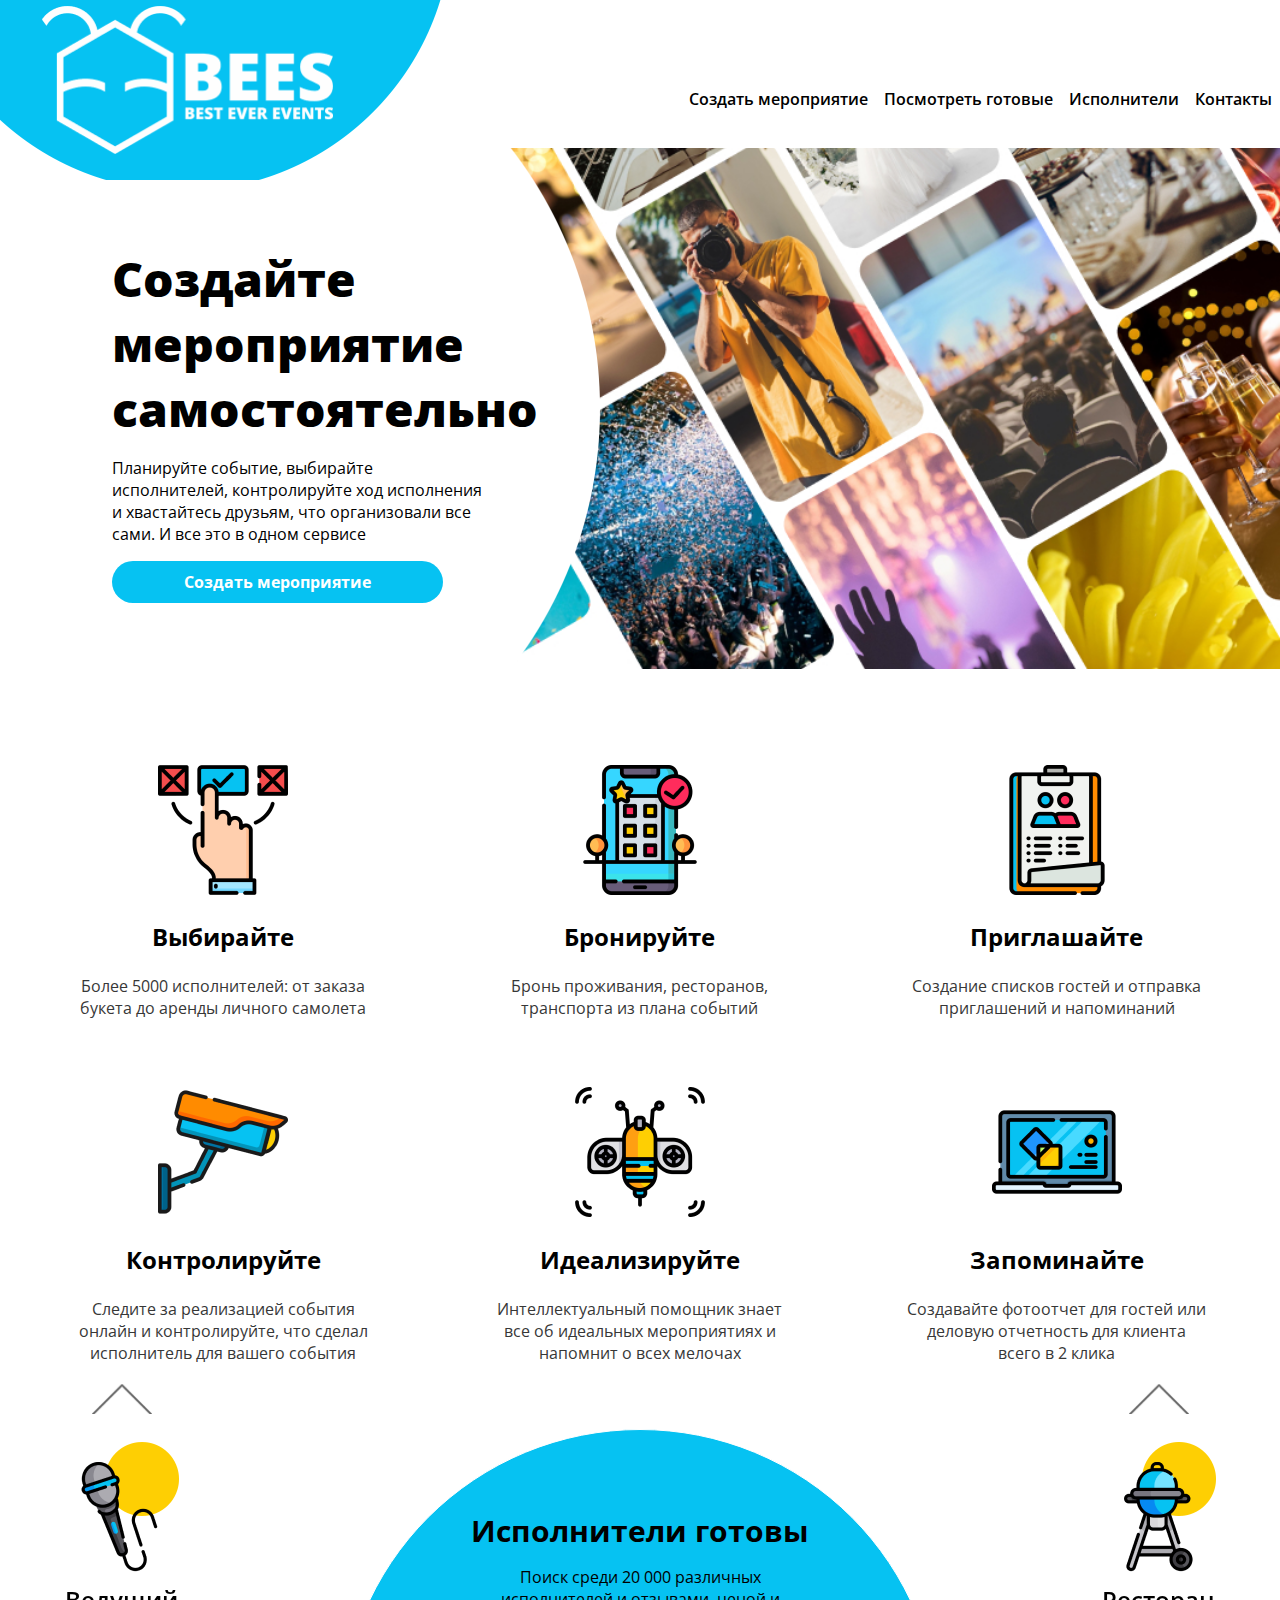
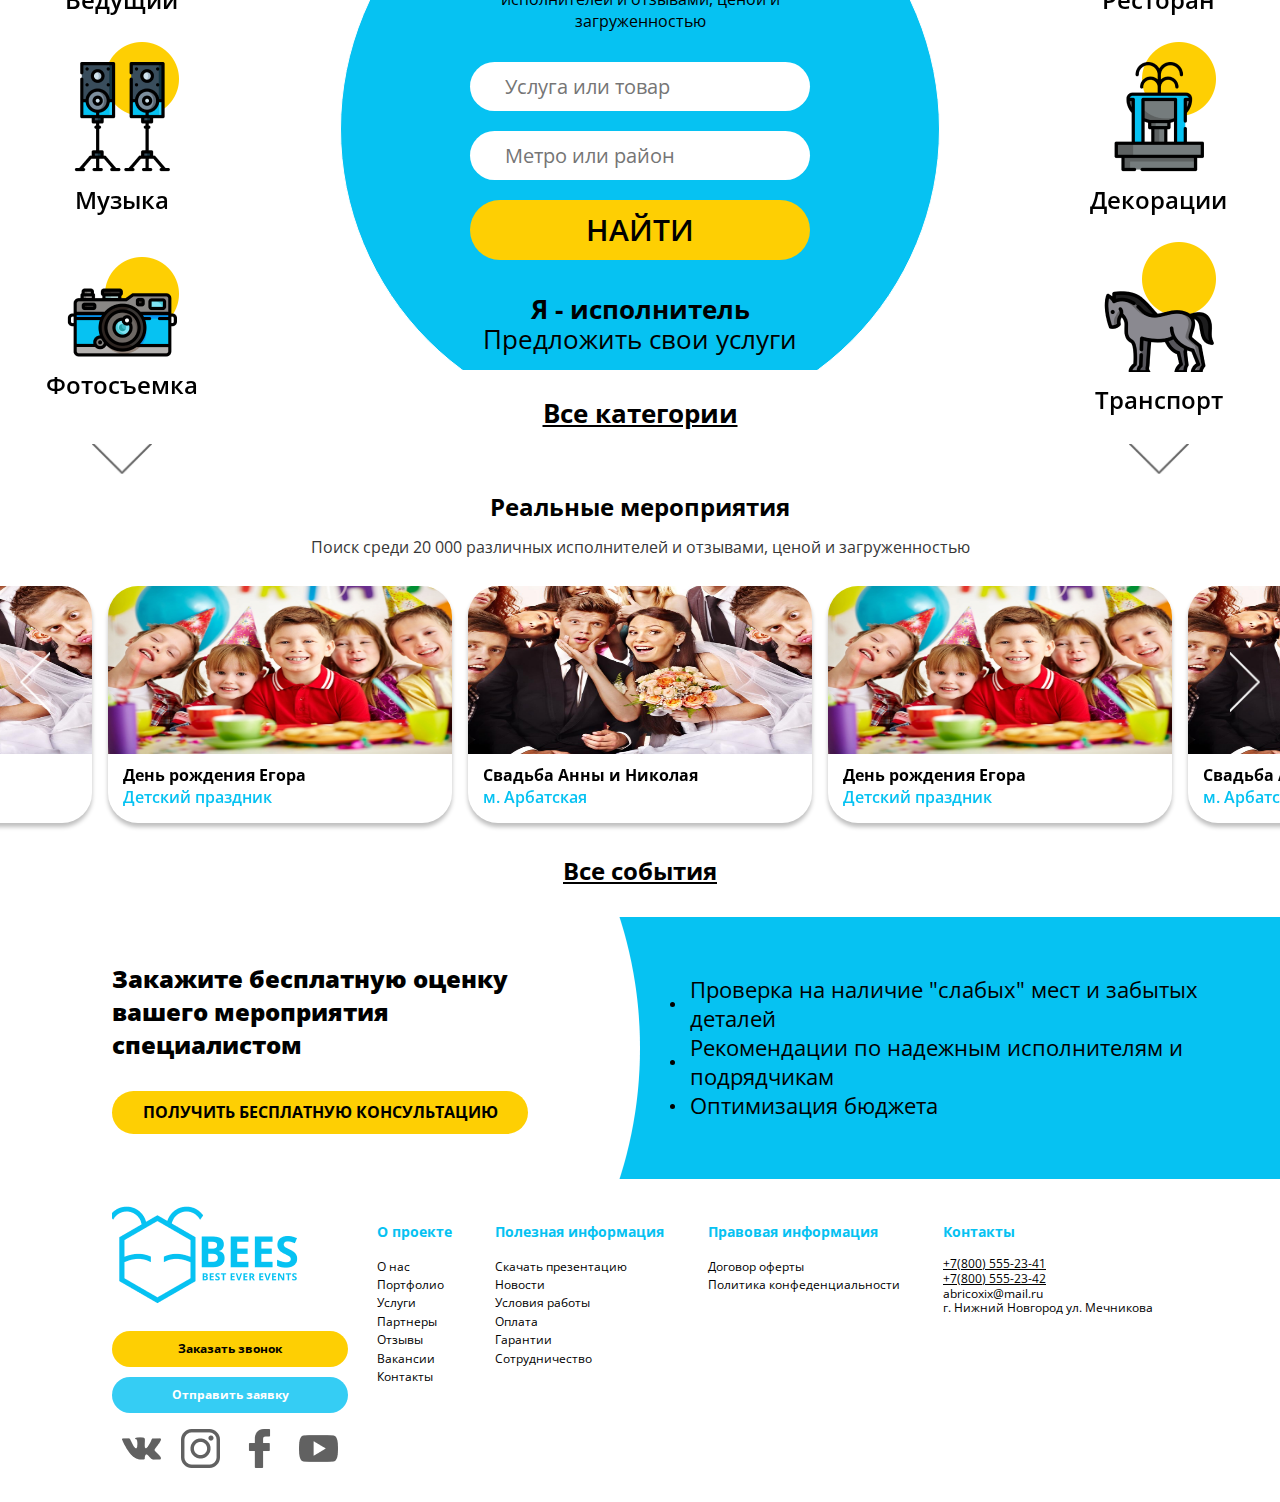
<file: index.html>
<!DOCTYPE html>
<html lang="en">
<head>
    <meta charset="UTF-8">
    <meta name="viewport" content="width=device-width, initial-scale=1, maximum-scale=1">
    <meta http-equiv="X-UA-Compatible" content="ie=edge">
    <title>BEES - Best ever events</title>
    <link rel="stylesheet" href="./css/slick.css">
    <link rel="stylesheet" href="./css/slick-theme.css">
    <link rel="stylesheet" href="./css/normalize.css">
    <link rel="stylesheet" href="./css/style.css">
    <link rel="stylesheet" href="./css/media.css">
</head>
<body>
    <header>
        <div class="wrapper">
            <div class="top-panel">
                <div class="logo">
                    <a href="/">
                        <img src="./img/logo.png" alt="BEES - best ever events">
                    </a>
                </div>
                <nav class="top-nav">
                    <ul>
                        <li><a href="./create-event.html">Создать мероприятие</a></li>
                        <li><a href="./events.html">Посмотреть готовые</a></li>
                        <li><a href="./performers.html">Исполнители</a></li>
                        <li><a href="./contacts.html">Контакты</a></li>
                    </ul>
                </nav>
                <div class="burger-menu">
                    <span></span>
                    <span></span>
                    <span></span>
                </div>
            </div>
        </div>
        <div class="wrapper">
        <div class="main">
                <div class="l-col_container">
                    <div class="main-title">Создайте мероприятие самостоятельно</div>
                    <span class="main-description">Планируйте событие, выбирайте исполнителей, контролируйте ход исполнения и хвастайтесь друзьям, что организовали все сами. И все это в одном сервисе</span>
                    <a href="#" class="main-btn">Создать мероприятие</a>
                </div>
            </div>
            <!--<div class="l-col">-->
            <!--</div>
            <div class="r-col">

            </div>-->
        </div>
    </header>
    <section class="info">
        <div class="wrapper">
            <div class="row">
                <div class="info-item">
                    <div class="info-item_img">
                        <img src="./img/info-1.png" alt="Выбирайте">
                    </div>
                    <span class="info-item_title">Выбирайте</span>
                    <span class="info-item_description">
                        Более 5000 исполнителей: от заказа букета до аренды личного самолета
                    </span>
                </div>
                <div class="info-item">
                    <div class="info-item_img">
                        <img src="./img/info-2.png" alt="Выбирайте">
                    </div>
                    <span class="info-item_title">Бронируйте</span>
                    <span class="info-item_description">
                        Бронь проживания, ресторанов, транспорта из плана событий
                    </span>
                </div>
                <div class="info-item">
                    <div class="info-item_img">
                        <img src="./img/info-3.png" alt="Выбирайте">
                    </div>
                    <span class="info-item_title">Приглашайте</span>
                    <span class="info-item_description">
                        Создание списков гостей и отправка приглашений и напоминаний
                    </span>
                </div>
                <div class="info-item">
                    <div class="info-item_img">
                        <img src="./img/info-4.png" alt="Выбирайте">
                    </div>
                    <span class="info-item_title">Контролируйте</span>
                    <span class="info-item_description">
                        Следите за реализацией события онлайн и контролируйте, что сделал исполнитель для вашего события
                    </span>
                </div>
                <div class="info-item">
                    <div class="info-item_img">
                        <img src="./img/info-5.png" alt="Выбирайте">
                    </div>
                    <span class="info-item_title">Идеализируйте</span>
                    <span class="info-item_description">
                        Интеллектуальный помощник знает все об идеальных мероприятиях и напомнит о всех мелочах
                    </span>
                </div>
                <div class="info-item">
                    <div class="info-item_img">
                        <img src="./img/info-6.png" alt="Выбирайте">
                    </div>
                    <span class="info-item_title">Запоминайте</span>
                    <span class="info-item_description">
                        Создавайте фотоотчет для гостей или деловую отчетность для клиента всего в 2 клика
                    </span>
                </div>
            </div>
        </div>
    </section>
    <section class="services">
        <div class="wrapper">
            <div class="row ind">
                <div class="l-col">
                    <ul class="l-col_slider">
                        <li>
                            <div class="l-col_slider-img">
                                <img src="./img/services-l-1.png" alt="Ведущий">
                            </div>
                            Ведущий
                        </li>
                        <li>
                            <div class="l-col_slider-img">
                                <img src="./img/services-l-2.png" alt="Ведущий">
                            </div>
                            Музыка
                        </li>
                        <li>
                            <div class="l-col_slider-img">
                                <img src="./img/services-l-3.png" alt="Ведущий">
                            </div>
                            Фотосъемка
                        </li>
                        <li>
                            <div class="l-col_slider-img">
                                <img src="./img/services-l-1.png" alt="Ведущий">
                            </div>
                            Ведущий
                        </li>
                        <li>
                            <div class="l-col_slider-img">
                                <img src="./img/services-l-2.png" alt="Ведущий">
                            </div>
                            Музыка
                        </li>
                        <li>
                            <div class="l-col_slider-img">
                                <img src="./img/services-l-3.png" alt="Ведущий">
                            </div>
                            Фотосъемка
                        </li>
                    </ul>
                </div>
                <div class="c-col">
                    <div class="services_circle">
                        <div class="services_circle-container">
                            <span class="services_circle-title">
                                Исполнители готовы
                            </span>
                            <span class="services_circle-description">
                                Поиск среди 20 000 различных исполнителей и отзывами, ценой и загруженностью
                            </span>
                            <form action="/" method="POST" class="services_circle-form">
                                <input type="text" name="services_name" id="services_name" placeholder="Услуга или товар">
                                <input type="text" name="services_geo" id="services_geo" placeholder="Метро или район">
                                <input type="submit" value="НАЙТИ">
                            </form>
                            <a href="#" class="services_circle-additionally">
                                <span class="services_circle-additionally-title">Я - исполнитель</span>
                                Предложить свои услуги
                            </a>
                        </div>
                        <div class="services_btn_c-col">
                            <a href="#" class="all-categories">Все категории</a>
                        </div>
                    </div>
                </div>
                <div class="r-col">
                    <ul class="r-col_slider">
                        <li>
                            <div class="r-col_slider-img">
                                <img src="./img/services-r-1.png" alt="Ведущий">
                            </div>
                            Ресторан
                        </li>
                        <li>
                            <div class="r-col_slider-img">
                                <img src="./img/services-r-2.png" alt="Ведущий">
                            </div>
                            Декорации
                        </li>
                        <li>
                            <div class="r-col_slider-img">
                                <img src="./img/services-r-3.png" alt="Ведущий">
                            </div>
                            Транспорт
                        </li>
                        <li>
                            <div class="r-col_slider-img">
                                <img src="./img/services-r-1.png" alt="Ведущий">
                            </div>
                            Ресторан
                        </li>
                        <li>
                            <div class="r-col_slider-img">
                                <img src="./img/services-r-2.png" alt="Ведущий">
                            </div>
                            Декорации
                        </li>
                        <li>
                            <div class="r-col_slider-img">
                                <img src="./img/services-r-3.png" alt="Ведущий">
                            </div>
                            Транспорт
                        </li>
                    </ul>
                </div>
            </div>
        </div>
    </section>
    <section class="events">
        <div class="wrapper">
            <span class="events-title">Реальные мероприятия</span>
            <span class="events-description">
                Поиск среди 20 000 различных исполнителей и отзывами, ценой и загруженностью
            </span>
            <ul class="events-slider">
                <li>
                    <div class="events-slider_container">
                        <div class="events-slider_img">
                            <img src="./img/events-1.jpg" alt="Свадьба Анны и Николая">
                        </div>
                        <span class="events-slider_title">Свадьба Анны и Николая</span>
                        <span class="events-slider_metro">м. Арбатская</span>
                    </div>
                </li>
                <li>
                    <div class="events-slider_container">
                        <div class="events-slider_img">
                            <img src="./img/events-2.jpg" alt="Свадьба Анны и Николая">
                        </div>
                        <span class="events-slider_title">День рождения Егора</span>
                        <span class="events-slider_metro">Детский праздник</span>
                    </div>
                </li>
                <li>
                    <div class="events-slider_container">
                        <div class="events-slider_img">
                            <img src="./img/events-1.jpg" alt="Свадьба Анны и Николая">
                        </div>
                        <span class="events-slider_title">Свадьба Анны и Николая</span>
                        <span class="events-slider_metro">м. Арбатская</span>
                    </div>
                </li>
                <li>
                    <div class="events-slider_container">
                        <div class="events-slider_img">
                            <img src="./img/events-2.jpg" alt="Свадьба Анны и Николая">
                        </div>
                        <span class="events-slider_title">День рождения Егора</span>
                        <span class="events-slider_metro">Детский праздник</span>
                    </div>
                </li>
                <li>
                    <div class="events-slider_container">
                        <div class="events-slider_img">
                            <img src="./img/events-1.jpg" alt="Свадьба Анны и Николая">
                        </div>
                        <span class="events-slider_title">Свадьба Анны и Николая</span>
                        <span class="events-slider_metro">м. Арбатская</span>
                    </div>
                </li>
                <li>
                    <div class="events-slider_container">
                        <div class="events-slider_img">
                            <img src="./img/events-2.jpg" alt="Свадьба Анны и Николая">
                        </div>
                        <span class="events-slider_title">День рождения Егора</span>
                        <span class="events-slider_metro">Детский праздник</span>
                    </div>
                </li>
            </ul>
            <a href="#" class="all-events">Все события</a>
        </div>
    </section>
    <div class="wrapper">
        <section class="consultation">
            <div class="row">
                <div class="l-col">
                    <div class="consultation_l-col_container">
                        <span class="consultation_title">Закажите бесплатную оценку вашего мероприятия специалистом</span>
                        <a href="#" class="consultation-btn">ПОЛУЧИТЬ БЕСПЛАТНУЮ КОНСУЛЬТАЦИЮ</a>
                    </div>
                </div>
                <div class="r-col">
                    <ul class="consultation-list">
                        <li>Проверка на наличие "слабых" мест и забытых деталей</li>
                        <li>Рекомендации по надежным исполнителям и подрядчикам</li>
                        <li>Оптимизация бюджета</li>
                    </ul>
                </div>
            </div>
        </section>
    </div>
    <footer>
        <div class="wrapper">
            <div class="row">
                <div class="footer_company-info">
                    <img src="./img/footer-logo.png" alt="BEES - best ever events">
                    <a href="#" class="footer_callback">Заказать звонок</a>
                    <a href="#" class="footer_formback">Отправить заявку</a>
                    <ul class="footer_social-list">
                        <li>
                            <a href="#">
                                <img src="./img/soc-vk.png">
                            </a>
                        </li>
                        <li>
                            <a href="#">
                                <img src="./img/soc-inst.png">
                            </a>
                        </li>
                        <li>
                            <a href="#">
                                <img src="./img/soc-fb.png">
                            </a>
                        </li>
                        <li>
                            <a href="#">
                                <img src="./img/soc-yt.png">
                            </a>
                        </li>
                    </ul>
                </div>
                <div class="footer_others-block">
                    <span class="footer_title">О проекте</span>
                    <ul class="footer_others-list">
                        <li><a href="#">О нас</a></li>
                        <li><a href="#">Портфолио</a></li>
                        <li><a href="#">Услуги</a></li>
                        <li><a href="#">Партнеры</a></li>
                        <li><a href="#">Отзывы</a></li>
                        <li><a href="#">Вакансии</a></li>
                        <li><a href="#">Контакты</a></li>
                    </ul>
                </div>
                <div class="footer_others-block">
                    <span class="footer_title">Полезная информация</span>
                    <ul class="footer_others-list">
                        <li><a href="#">Скачать презентацию</a></li>
                        <li><a href="#">Новости</a></li>
                        <li><a href="#">Условия работы</a></li>
                        <li><a href="#">Оплата</a></li>
                        <li><a href="#">Гарантии</a></li>
                        <li><a href="#">Сотрудничество</a></li>
                    </ul>
                </div>
                <div class="footer_others-block">
                    <span class="footer_title">Правовая информация</span>
                    <ul class="footer_others-list">
                        <li><a href="#">Договор оферты</a></li>
                        <li><a href="#">Политика конфеденциальности</a></li>
                    </ul>
                </div>
                <div class="footer_others-block">
                    <span class="footer_title">Контакты</span>
                    <ul class="footer_contacts-list">
                        <li><a href="#">+7(800) 555-23-41</a></li>
                        <li><a href="#">+7(800) 555-23-42</a></li>
                        <li class="footer_contacts-list_mail"><a href="#">abricoxix@mail.ru</a></li>
                        <li>г. Нижний Новгород ул. Мечникова</li>
                    </ul>
                </div>
            </div>
        </div>
    </footer>
    <script src="./js/jquery-1.11.3.js"></script>
    <script src="./js/slick.min.js"></script>
    <script src="./js/main.js"></script>
</body>
</html>
</file>
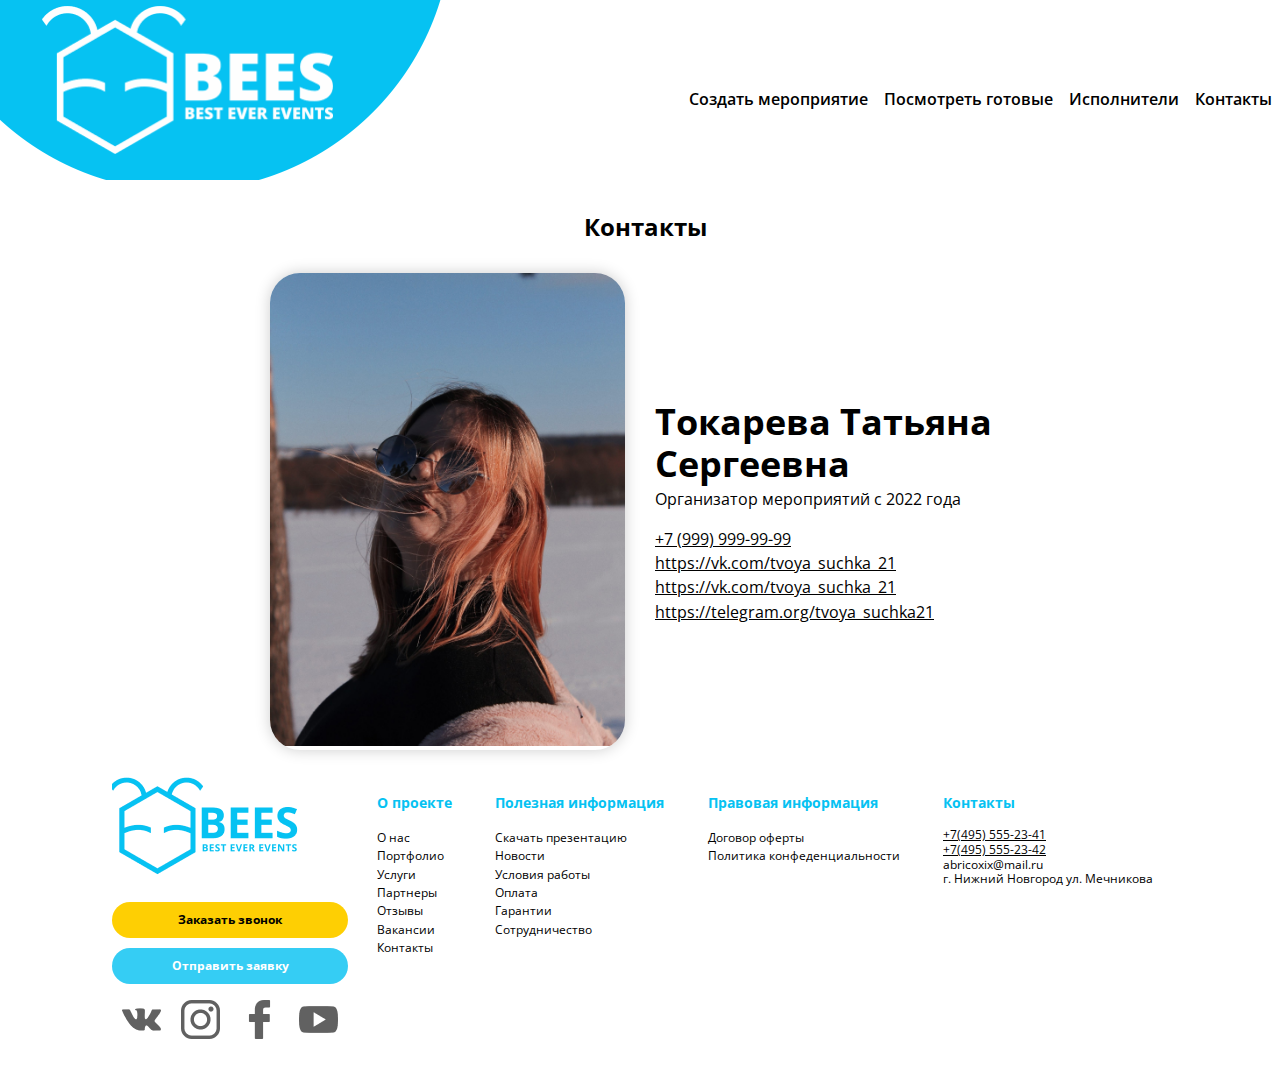
<file: contacts.html>
<!DOCTYPE html>
<html lang="ru">
<head>
    <meta charset="UTF-8">
    <meta name="viewport" content="width=device-width, initial-scale=1, maximum-scale=1">
    <meta http-equiv="X-UA-Compatible" content="ie=edge">
    <title>BEES - Best ever events</title>
    <link rel="stylesheet" href="./css/slick.css">
    <link rel="stylesheet" href="./css/slick-theme.css">
    <link rel="stylesheet" href="./css/normalize.css">
    <link rel="stylesheet" href="./css/style.css">
    <link rel="stylesheet" href="./css/media.css">
</head>
<body>
    <header>
        <div class="wrapper">
            <div class="top-panel">
                <div class="logo">
                    <a href="/">
                        <img src="./img/logo.png" alt="BEES - best ever events">
                    </a>
                </div>
                <nav class="top-nav">
                    <ul>
                        <li><a href="./create-event.html">Создать мероприятие</a></li>
                        <li><a href="./events.html">Посмотреть готовые</a></li>
                        <li><a href="./performers.html">Исполнители</a></li>
                        <li><a href="./contacts.html">Контакты</a></li>
                    </ul>
                </nav>
                <div class="burger-menu">
                    <span></span>
                    <span></span>
                    <span></span>
                </div>
            </div>
        </div>
    </header>
    <section class="info contacts">
        <div class="wrapper">
            <div class="events-page_h1">Контакты</div>
            <div class="row">
                <div class="contacts_l-col">
                    <div class="contacts_l-img">
                        <img src="./img/avatar.jpg">
                    </div>
                </div>
                <div class="contacts_r-col">
                    <ul>
                        <li class="contacts_name">Токарева Татьяна Сергеевна</li>
                        <li class="contacts_dol">Организатор мероприятий с 2022 года</li>
                        <li><a href="tel:+79999999999">+7 (999) 999-99-99</a></li>
                        <li><a href="https://vk.com/tvoya_suchka_21" target="_blank">https://vk.com/tvoya_suchka_21</a></li>
                        <li><a href="https://vk.com/tvoya_suchka_21" target="_blank">https://vk.com/tvoya_suchka_21</a></li>
                        <li><a href="https://telegram.org/tvoya_suchka21" target="_blank">https://telegram.org/tvoya_suchka21</a></li>
                    </ul>
                </div>
            </div>
        </div>
    </section>
    <footer>
        <div class="wrapper">
            <div class="row">
                <div class="footer_company-info">
                    <img src="./img/footer-logo.png" alt="BEES - best ever events">
                    <a href="#" class="footer_callback">Заказать звонок</a>
                    <a href="#" class="footer_formback">Отправить заявку</a>
                    <ul class="footer_social-list">
                        <li>
                            <a href="#">
                                <img src="./img/soc-vk.png">
                            </a>
                        </li>
                        <li>
                            <a href="#">
                                <img src="./img/soc-inst.png">
                            </a>
                        </li>
                        <li>
                            <a href="#">
                                <img src="./img/soc-fb.png">
                            </a>
                        </li>
                        <li>
                            <a href="#">
                                <img src="./img/soc-yt.png">
                            </a>
                        </li>
                    </ul>
                </div>
                <div class="footer_others-block">
                    <span class="footer_title">О проекте</span>
                    <ul class="footer_others-list">
                        <li><a href="#">О нас</a></li>
                        <li><a href="#">Портфолио</a></li>
                        <li><a href="#">Услуги</a></li>
                        <li><a href="#">Партнеры</a></li>
                        <li><a href="#">Отзывы</a></li>
                        <li><a href="#">Вакансии</a></li>
                        <li><a href="#">Контакты</a></li>
                    </ul>
                </div>
                <div class="footer_others-block">
                    <span class="footer_title">Полезная информация</span>
                    <ul class="footer_others-list">
                        <li><a href="#">Скачать презентацию</a></li>
                        <li><a href="#">Новости</a></li>
                        <li><a href="#">Условия работы</a></li>
                        <li><a href="#">Оплата</a></li>
                        <li><a href="#">Гарантии</a></li>
                        <li><a href="#">Сотрудничество</a></li>
                    </ul>
                </div>
                <div class="footer_others-block">
                    <span class="footer_title">Правовая информация</span>
                    <ul class="footer_others-list">
                        <li><a href="#">Договор оферты</a></li>
                        <li><a href="#">Политика конфеденциальности</a></li>
                    </ul>
                </div>
                <div class="footer_others-block">
                    <span class="footer_title">Контакты</span>
                    <ul class="footer_contacts-list">
                        <li><a href="#">+7(495) 555-23-41</a></li>
                        <li><a href="#">+7(495) 555-23-42</a></li>
                        <li class="footer_contacts-list_mail"><a href="#">abricoxix@mail.ru</a></li>
                        <li>г. Нижний Новгород ул. Мечникова</li>
                    </ul>
                </div>
            </div>
        </div>
    </footer>
    <script src="./js/jquery-1.11.3.js"></script>
    <script src="./js/slick.min.js"></script>
    <script src="./js/main.js"></script>
</body>
</html>
</file>
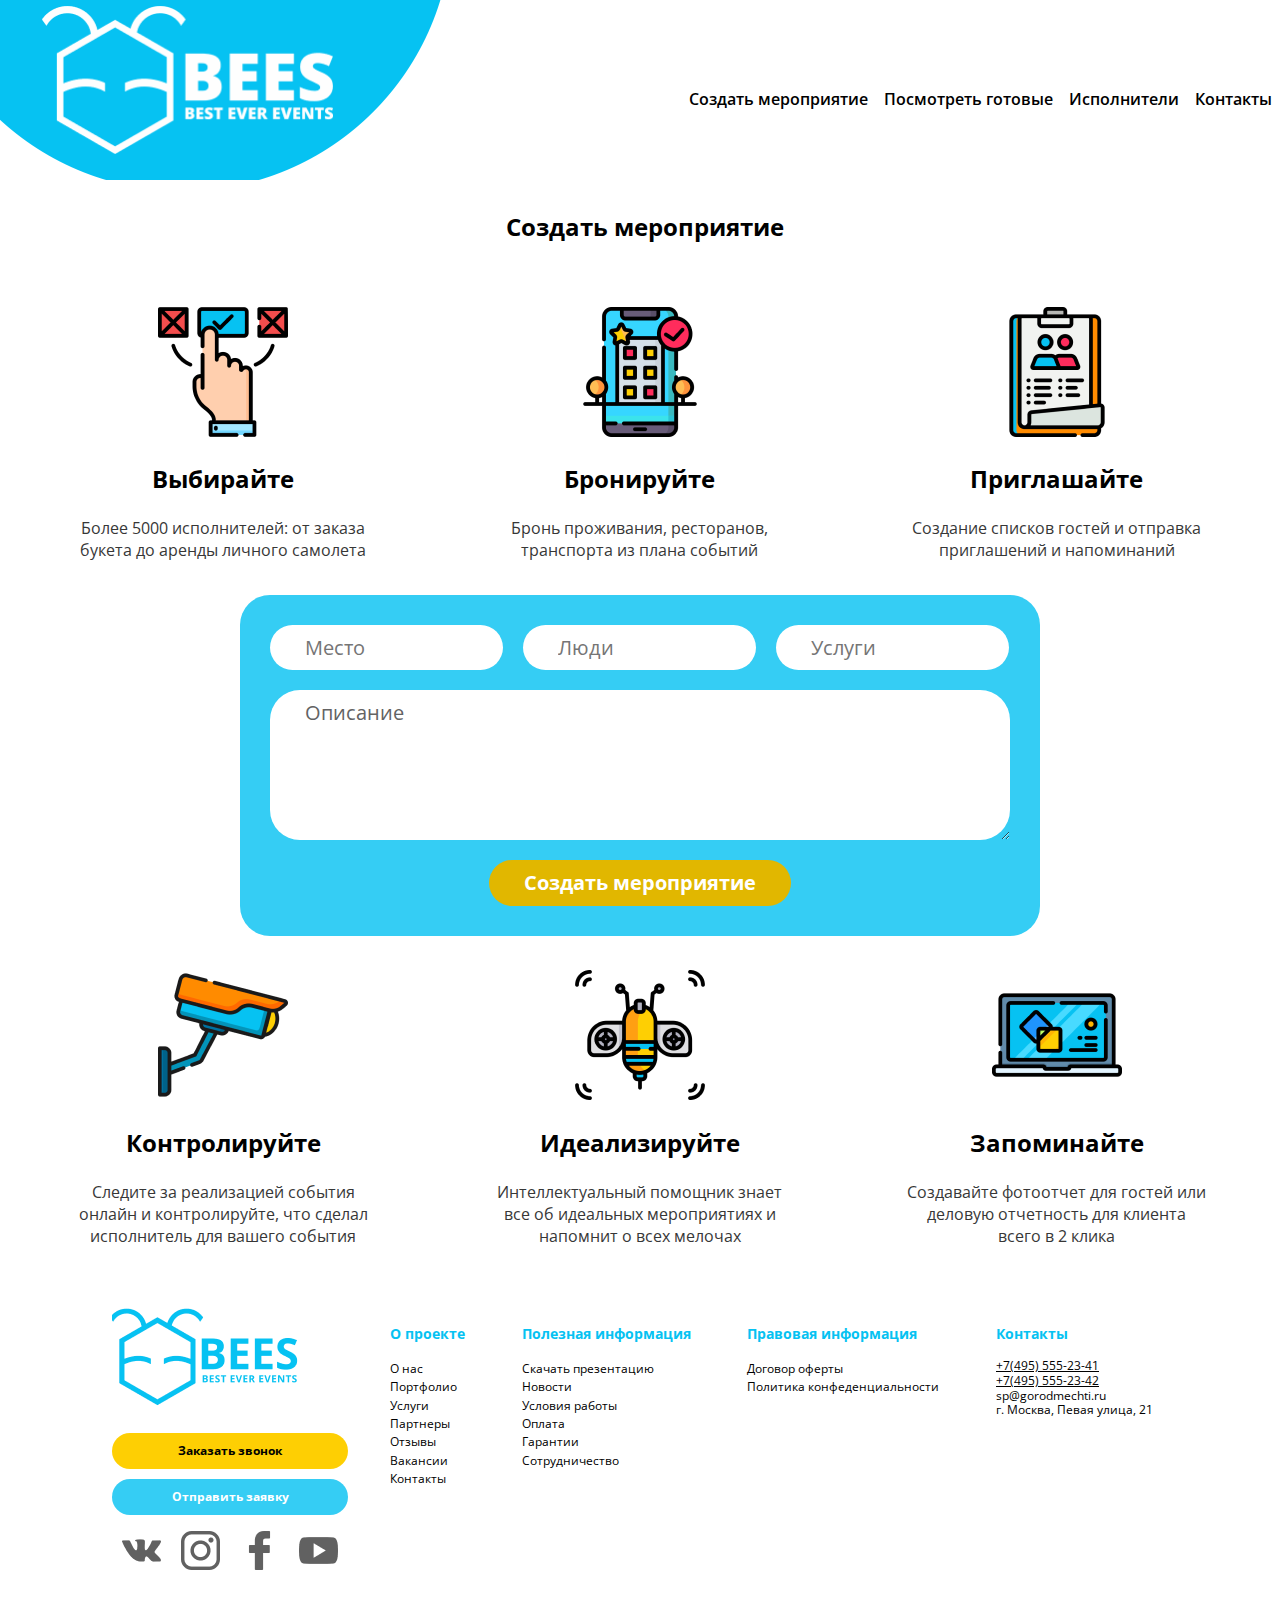
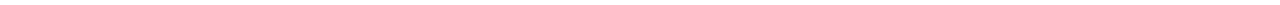
<file: create-event.html>
<!DOCTYPE html>
<html lang="en">
<head>
    <meta charset="UTF-8">
    <meta name="viewport" content="width=device-width, initial-scale=1, maximum-scale=1">
    <meta http-equiv="X-UA-Compatible" content="ie=edge">
    <title>BEES - Best ever events</title>
    <link rel="stylesheet" href="./css/slick.css">
    <link rel="stylesheet" href="./css/slick-theme.css">
    <link rel="stylesheet" href="./css/normalize.css">
    <link rel="stylesheet" href="./css/style.css">
    <link rel="stylesheet" href="./css/media.css">
</head>
<body>
    <header>
        <div class="wrapper">
            <div class="top-panel">
                <div class="logo">
                    <a href="/">
                        <img src="./img/logo.png" alt="BEES - best ever events">
                    </a>
                </div>
                <nav class="top-nav">
                    <ul>
                        <li><a href="./create-event.html">Создать мероприятие</a></li>
                        <li><a href="./events.html">Посмотреть готовые</a></li>
                        <li><a href="./performers.html">Исполнители</a></li>
                        <li><a href="./contacts.html">Контакты</a></li>
                    </ul>
                </nav>
                <div class="burger-menu">
                    <span></span>
                    <span></span>
                    <span></span>
                </div>
            </div>
        </div>
    </header>
    <section class="info">
        <div class="wrapper">
            <div class="events-page_h1">Создать мероприятие</div>
            <div class="row">
                <div class="info-item">
                    <div class="info-item_img">
                        <img src="./img/info-1.png" alt="Выбирайте">
                    </div>
                    <span class="info-item_title">Выбирайте</span>
                    <span class="info-item_description">
                        Более 5000 исполнителей: от заказа букета до аренды личного самолета
                    </span>
                </div>
                <div class="info-item">
                    <div class="info-item_img">
                        <img src="./img/info-2.png" alt="Выбирайте">
                    </div>
                    <span class="info-item_title">Бронируйте</span>
                    <span class="info-item_description">
                        Бронь проживания, ресторанов, транспорта из плана событий
                    </span>
                </div>
                <div class="info-item">
                    <div class="info-item_img">
                        <img src="./img/info-3.png" alt="Выбирайте">
                    </div>
                    <span class="info-item_title">Приглашайте</span>
                    <span class="info-item_description">
                        Создание списков гостей и отправка приглашений и напоминаний
                    </span>
                </div>
            </div>
            <div class="contacts-row">
                <div class="contacts-block">
                    <div class="contacts_inputs">
                        <input type="text" name="ce_location" placeholder="Место">
                        <input type="text" name="ce_humans" placeholder="Люди">
                        <input type="text" name="ce_services" placeholder="Услуги">
                    </div>
                    <textarea name="event_text">Описание</textarea>
                    <div class="ce_btn">
                        <input type="submit" value="Создать мероприятие">
                    </div>
                </div>
            </div>
            <div class="row">
                <div class="info-item">
                    <div class="info-item_img">
                        <img src="./img/info-4.png" alt="Выбирайте">
                    </div>
                    <span class="info-item_title">Контролируйте</span>
                    <span class="info-item_description">
                        Следите за реализацией события онлайн и контролируйте, что сделал исполнитель для вашего события
                    </span>
                </div>
                <div class="info-item">
                    <div class="info-item_img">
                        <img src="./img/info-5.png" alt="Выбирайте">
                    </div>
                    <span class="info-item_title">Идеализируйте</span>
                    <span class="info-item_description">
                        Интеллектуальный помощник знает все об идеальных мероприятиях и напомнит о всех мелочах
                    </span>
                </div>
                <div class="info-item">
                    <div class="info-item_img">
                        <img src="./img/info-6.png" alt="Выбирайте">
                    </div>
                    <span class="info-item_title">Запоминайте</span>
                    <span class="info-item_description">
                        Создавайте фотоотчет для гостей или деловую отчетность для клиента всего в 2 клика
                    </span>
                </div>
            </div>
        </div>
    </section>

    <footer>
        <div class="wrapper">
            <div class="row">
                <div class="footer_company-info">
                    <img src="./img/footer-logo.png" alt="BEES - best ever events">
                    <a href="#" class="footer_callback">Заказать звонок</a>
                    <a href="#" class="footer_formback">Отправить заявку</a>
                    <ul class="footer_social-list">
                        <li>
                            <a href="#">
                                <img src="./img/soc-vk.png">
                            </a>
                        </li>
                        <li>
                            <a href="#">
                                <img src="./img/soc-inst.png">
                            </a>
                        </li>
                        <li>
                            <a href="#">
                                <img src="./img/soc-fb.png">
                            </a>
                        </li>
                        <li>
                            <a href="#">
                                <img src="./img/soc-yt.png">
                            </a>
                        </li>
                    </ul>
                </div>
                <div class="footer_others-block">
                    <span class="footer_title">О проекте</span>
                    <ul class="footer_others-list">
                        <li><a href="#">О нас</a></li>
                        <li><a href="#">Портфолио</a></li>
                        <li><a href="#">Услуги</a></li>
                        <li><a href="#">Партнеры</a></li>
                        <li><a href="#">Отзывы</a></li>
                        <li><a href="#">Вакансии</a></li>
                        <li><a href="#">Контакты</a></li>
                    </ul>
                </div>
                <div class="footer_others-block">
                    <span class="footer_title">Полезная информация</span>
                    <ul class="footer_others-list">
                        <li><a href="#">Скачать презентацию</a></li>
                        <li><a href="#">Новости</a></li>
                        <li><a href="#">Условия работы</a></li>
                        <li><a href="#">Оплата</a></li>
                        <li><a href="#">Гарантии</a></li>
                        <li><a href="#">Сотрудничество</a></li>
                    </ul>
                </div>
                <div class="footer_others-block">
                    <span class="footer_title">Правовая информация</span>
                    <ul class="footer_others-list">
                        <li><a href="#">Договор оферты</a></li>
                        <li><a href="#">Политика конфеденциальности</a></li>
                    </ul>
                </div>
                <div class="footer_others-block">
                    <span class="footer_title">Контакты</span>
                    <ul class="footer_contacts-list">
                        <li><a href="#">+7(495) 555-23-41</a></li>
                        <li><a href="#">+7(495) 555-23-42</a></li>
                        <li class="footer_contacts-list_mail"><a href="#">sp@gorodmechti.ru</a></li>
                        <li>г. Москва, Певая улица, 21</li>
                    </ul>
                </div>
            </div>
        </div>
    </footer>
    <script src="./js/jquery-1.11.3.js"></script>
    <script src="./js/slick.min.js"></script>
    <script src="./js/main.js"></script>
</body>
</html>
</file>
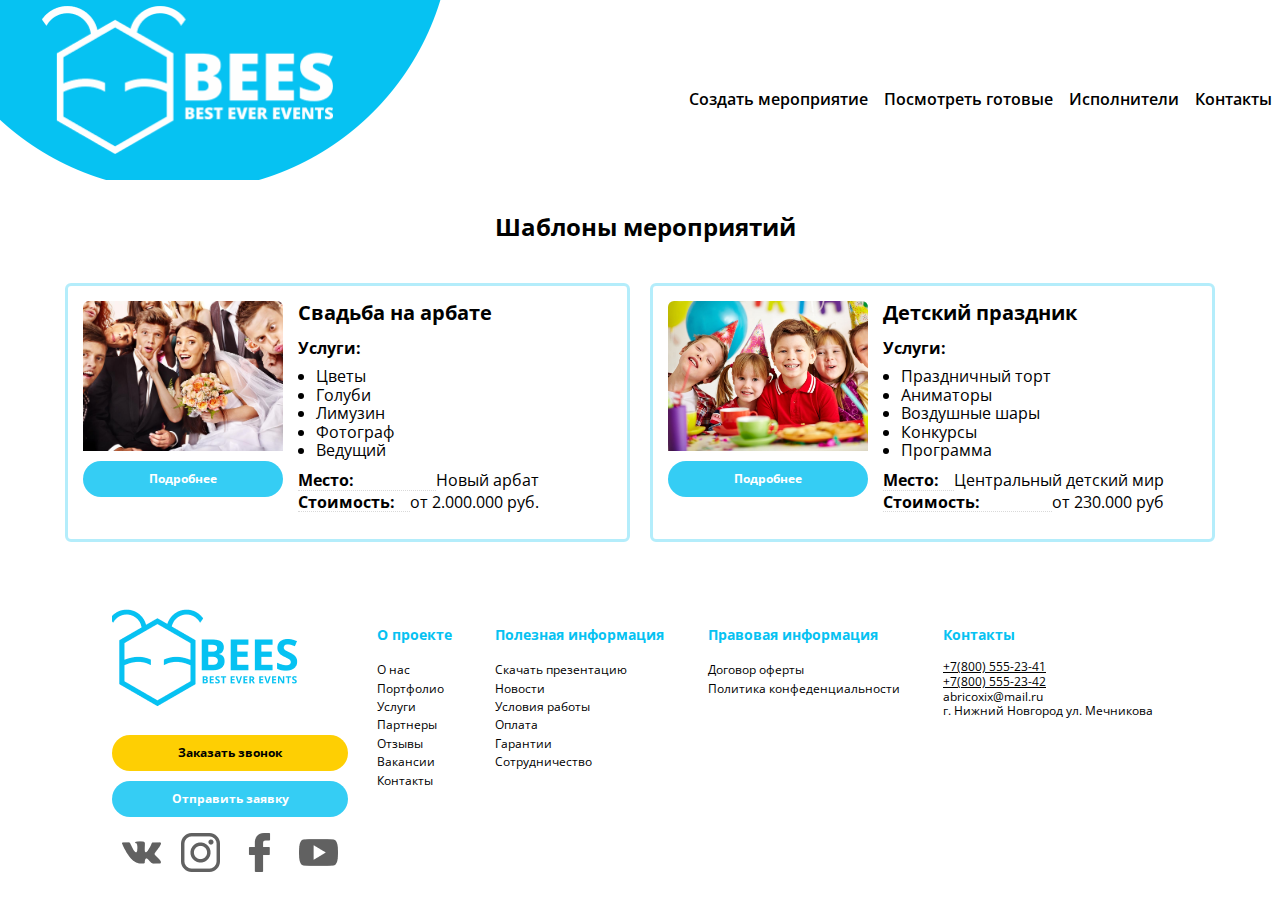
<file: events.html>
<!DOCTYPE html>
<html lang="en">
<head>
    <meta charset="UTF-8">
    <meta name="viewport" content="width=device-width, initial-scale=1, maximum-scale=1">
    <meta http-equiv="X-UA-Compatible" content="ie=edge">
    <title>BEES - Best ever events</title>
    <link rel="stylesheet" href="./css/slick.css">
    <link rel="stylesheet" href="./css/slick-theme.css">
    <link rel="stylesheet" href="./css/normalize.css">
    <link rel="stylesheet" href="./css/style.css">
    <link rel="stylesheet" href="./css/media.css">
</head>
<body>
    <header>
        <div class="wrapper">
            <div class="top-panel">
                <div class="logo">
                    <a href="/">
                        <img src="./img/logo.png" alt="BEES - best ever events">
                    </a>
                </div>
                <nav class="top-nav">
                    <ul>
                        <li><a href="./create-event.html">Создать мероприятие</a></li>
                        <li><a href="./events.html">Посмотреть готовые</a></li>
                        <li><a href="./performers.html">Исполнители</a></li>
                        <li><a href="./contacts.html">Контакты</a></li>
                    </ul>
                </nav>
                <div class="burger-menu">
                    <span></span>
                    <span></span>
                    <span></span>
                </div>
            </div>
        </div>
    </header>
    <section class="events-page">
        <div class="wrapper">
            <div class="events-page_h1">Шаблоны мероприятий</div>
            <div class="row">
                <div class="events-page_item">
                    <div class="epi-container">
                        <div class="row">
                            <div class="epi_img">
                                <img src="./img/events-1.jpg">
                                <div class="epi_btn">
                                    <a href="#">Подробнее</a>
                                </div>
                            </div>
                            <div class="epi_content">
                                <div class="epi_title">
                                    Свадьба на арбате
                                </div>
                                <div class="epi_list">
                                    <div class="epi_list-item first">
                                        <span>
                                            Услуги:
                                        </span>
                                        <ul>
                                            <li>Цветы</li>
                                            <li>Голуби</li>
                                            <li>Лимузин</li>
                                            <li>Фотограф</li>
                                            <li>Ведущий</li>
                                        </ul>
                                    </div>
                                    <div class="epi_list-item">
                                        <span>
                                            Место:
                                        </span>
                                        <span>
                                            Новый арбат
                                        </span>
                                    </div>
                                    <div class="epi_list-item">
                                        <span>
                                        Стоимость: 
                                        </span>
                                        <span>
                                            от 2.000.000 руб.
                                        </span>
                                    </div>
                                </div>
                            </div>
                            <div class="epi_description">
                                <span>Описание:</span>
                                Повседневная практика показывает, что укрепление и развитие структуры позволяет оценить значение дальнейших направлений развития. Задача организации, в особенности же начало повседневной работы по формированию позиции играет важную роль в формировании дальнейших направлений развития.
                            </div>
                        </div>
                    </div>
                </div>
                <div class="events-page_item">
                    <div class="epi-container">
                        <div class="row">
                            <div class="epi_img">
                                <img src="./img/events-2.jpg">
                                <div class="epi_btn">
                                    <a href="#">Подробнее</a>
                                </div>
                            </div>
                            <div class="epi_content">
                                <div class="epi_title">
                                    Детский праздник
                                </div>
                                <div class="epi_list">
                                    <div class="epi_list-item first">
                                        <span>
                                            Услуги:
                                        </span>
                                        <ul>
                                            <li>Праздничный торт</li>
                                            <li>Аниматоры</li>
                                            <li>Воздушные шары</li>
                                            <li>Конкурсы</li>
                                            <li>Программа</li>
                                        </ul>
                                    </div>
                                    <div class="epi_list-item">
                                        <span>
                                            Место:
                                        </span>
                                        <span>
                                            Центральный детский мир
                                        </span>
                                    </div>
                                    <div class="epi_list-item">
                                        <span>
                                            Стоимость:
                                        </span>
                                        <span>
                                            от 230.000 руб
                                        </span>
                                    </div>
                                </div>
                            </div>
                        </div>
                        <div class="epi_description">
                            <span>Описание:</span>
                            Повседневная практика показывает, что укрепление и развитие структуры позволяет оценить значение дальнейших направлений развития. Задача организации, в особенности же начало повседневной работы по формированию позиции играет важную роль в формировании дальнейших направлений развития.
                        </div>
                    </div>
                </div>
            </div>
        </div>
    </section>

    <footer>
        <div class="wrapper">
            <div class="row">
                <div class="footer_company-info">
                    <img src="./img/footer-logo.png" alt="BEES - best ever events">
                    <a href="#" class="footer_callback">Заказать звонок</a>
                    <a href="#" class="footer_formback">Отправить заявку</a>
                    <ul class="footer_social-list">
                        <li>
                            <a href="#">
                                <img src="./img/soc-vk.png">
                            </a>
                        </li>
                        <li>
                            <a href="#">
                                <img src="./img/soc-inst.png">
                            </a>
                        </li>
                        <li>
                            <a href="#">
                                <img src="./img/soc-fb.png">
                            </a>
                        </li>
                        <li>
                            <a href="#">
                                <img src="./img/soc-yt.png">
                            </a>
                        </li>
                    </ul>
                </div>
                <div class="footer_others-block">
                    <span class="footer_title">О проекте</span>
                    <ul class="footer_others-list">
                        <li><a href="#">О нас</a></li>
                        <li><a href="#">Портфолио</a></li>
                        <li><a href="#">Услуги</a></li>
                        <li><a href="#">Партнеры</a></li>
                        <li><a href="#">Отзывы</a></li>
                        <li><a href="#">Вакансии</a></li>
                        <li><a href="#">Контакты</a></li>
                    </ul>
                </div>
                <div class="footer_others-block">
                    <span class="footer_title">Полезная информация</span>
                    <ul class="footer_others-list">
                        <li><a href="#">Скачать презентацию</a></li>
                        <li><a href="#">Новости</a></li>
                        <li><a href="#">Условия работы</a></li>
                        <li><a href="#">Оплата</a></li>
                        <li><a href="#">Гарантии</a></li>
                        <li><a href="#">Сотрудничество</a></li>
                    </ul>
                </div>
                <div class="footer_others-block">
                    <span class="footer_title">Правовая информация</span>
                    <ul class="footer_others-list">
                        <li><a href="#">Договор оферты</a></li>
                        <li><a href="#">Политика конфеденциальности</a></li>
                    </ul>
                </div>
                <div class="footer_others-block">
                    <span class="footer_title">Контакты</span>
                    <ul class="footer_contacts-list">
                        <li><a href="#">+7(800) 555-23-41</a></li>
                        <li><a href="#">+7(800) 555-23-42</a></li>
                        <li class="footer_contacts-list_mail"><a href="#">abricoxix@mail.ru</a></li>
                        <li>г. Нижний Новгород ул. Мечникова</li>
                    </ul>
                </div>
            </div>
        </div>
    </footer>
    <script src="./js/jquery-1.11.3.js"></script>
    <script src="./js/slick.min.js"></script>
    <script src="./js/main.js"></script>
</body>
</html>
</file>
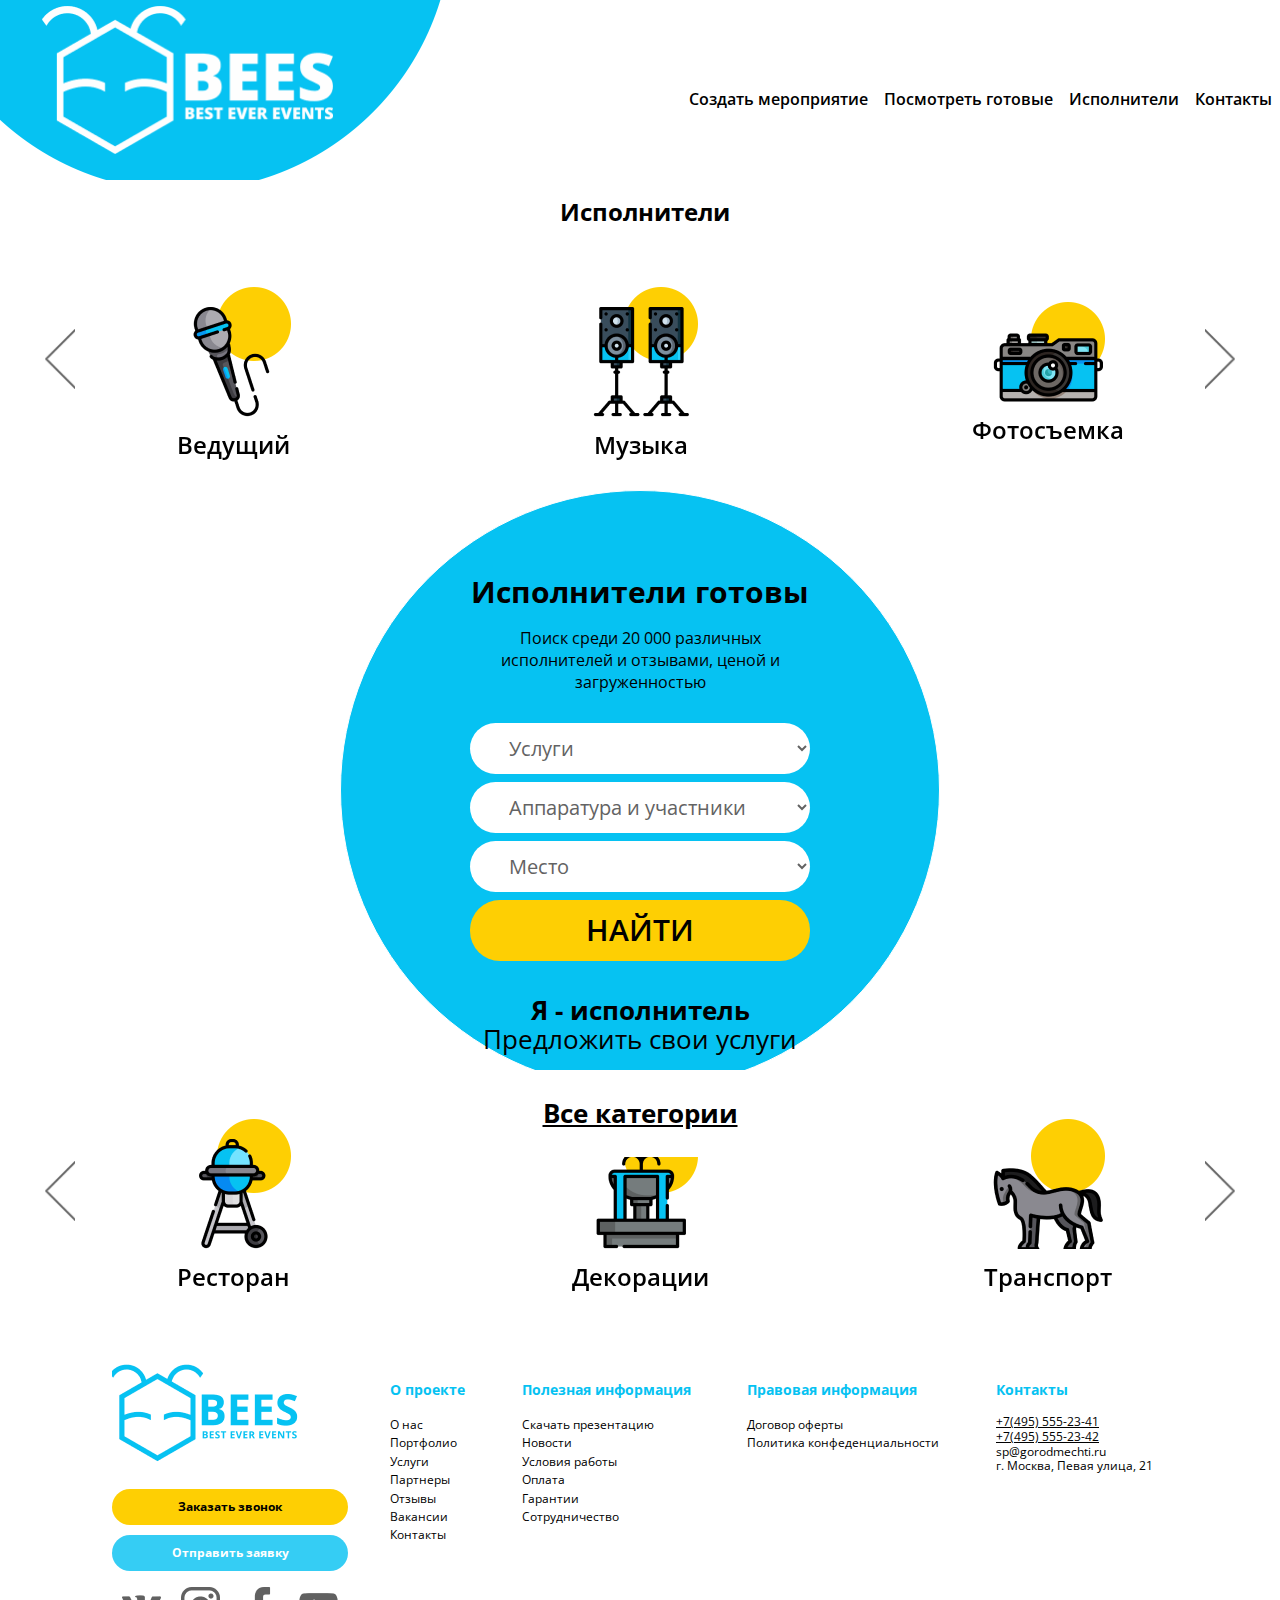
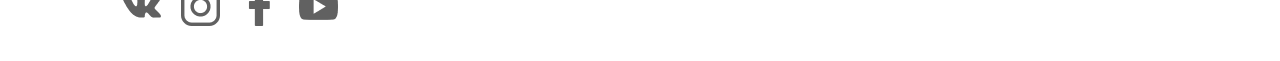
<file: performers.html>
<!DOCTYPE html>
<html lang="en">
<head>
    <meta charset="UTF-8">
    <meta name="viewport" content="width=device-width, initial-scale=1, maximum-scale=1">
    <meta http-equiv="X-UA-Compatible" content="ie=edge">
    <title>BEES - Best ever events</title>
    <link rel="stylesheet" href="./css/slick.css">
    <link rel="stylesheet" href="./css/slick-theme.css">
    <link rel="stylesheet" href="./css/normalize.css">
    <link rel="stylesheet" href="./css/style.css">
    <link rel="stylesheet" href="./css/media.css">
</head>
<body>
    <header>
        <div class="wrapper">
            <div class="top-panel">
                <div class="logo">
                    <a href="/">
                        <img src="./img/logo.png" alt="BEES - best ever events">
                    </a>
                </div>
                <nav class="top-nav">
                    <ul>
                        <li><a href="./create-event.html">Создать мероприятие</a></li>
                        <li><a href="./events.html">Посмотреть готовые</a></li>
                        <li><a href="./performers.html">Исполнители</a></li>
                        <li><a href="./contacts.html">Контакты</a></li>
                    </ul>
                </nav>
                <div class="burger-menu">
                    <span></span>
                    <span></span>
                    <span></span>
                </div>
            </div>
        </div>
    </header>
    <section class="services">
        <div class="wrapper">
            <div class="events-page_h1">Исполнители</div>
            <div class="row perf-row">
                <div class="l-col">
                    <ul class="l-col_slider">
                        <li>
                            <div class="l-col_slider-img">
                                <img src="./img/services-l-1.png" alt="Ведущий">
                            </div>
                            Ведущий
                        </li>
                        <li>
                            <div class="l-col_slider-img">
                                <img src="./img/services-l-2.png" alt="Ведущий">
                            </div>
                            Музыка
                        </li>
                        <li>
                            <div class="l-col_slider-img">
                                <img src="./img/services-l-3.png" alt="Ведущий">
                            </div>
                            Фотосъемка
                        </li>
                        <li>
                            <div class="l-col_slider-img">
                                <img src="./img/services-l-1.png" alt="Ведущий">
                            </div>
                            Ведущий
                        </li>
                        <li>
                            <div class="l-col_slider-img">
                                <img src="./img/services-l-2.png" alt="Ведущий">
                            </div>
                            Музыка
                        </li>
                        <li>
                            <div class="l-col_slider-img">
                                <img src="./img/services-l-3.png" alt="Ведущий">
                            </div>
                            Фотосъемка
                        </li>
                    </ul>
                </div>
                <div class="c-col">
                    <div class="services_circle">
                        <div class="services_circle-container">
                            <span class="services_circle-title">
                                Исполнители готовы
                            </span>
                            <span class="services_circle-description">
                                Поиск среди 20 000 различных исполнителей и отзывами, ценой и загруженностью
                            </span>
                            <form action="/" method="POST" class="services_circle-form">
                                <select name="perf_services">
                                    <option value="0" selected disabled>Услуги</option>
                                    <option value="1">День рождения</option>
                                    <option value="2">Свадьба</option>
                                    <option value="3">Копоратив</option>
                                </select>
                                <select name="perf_dop">
                                    <option value="0" selected disabled>Аппаратура и участники</option>
                                    <option value="1">Диджей</option>
                                    <option value="2">Ведущий</option>
                                    <option value="3">Фотограф</option>
                                </select>
                                <select name="perf_location">
                                    <option value="0" disabled selected>Место</option>
                                    <option value="1">Парк</option>
                                    <option value="2">Река</option>
                                    <option value="3">Лес</option>
                                </select>
                                <input type="submit" value="НАЙТИ">
                            </form>
                            <a href="#" class="services_circle-additionally">
                                <span class="services_circle-additionally-title">Я - исполнитель</span>
                                Предложить свои услуги
                            </a>
                        </div>
                        <div class="services_btn_c-col">
                            <a href="#" class="all-categories">Все категории</a>
                        </div>
                    </div>
                </div>
                <div class="r-col">
                    <ul class="r-col_slider">
                        <li>
                            <div class="r-col_slider-img">
                                <img src="./img/services-r-1.png" alt="Ведущий">
                            </div>
                            Ресторан
                        </li>
                        <li>
                            <div class="r-col_slider-img">
                                <img src="./img/services-r-2.png" alt="Ведущий">
                            </div>
                            Декорации
                        </li>
                        <li>
                            <div class="r-col_slider-img">
                                <img src="./img/services-r-3.png" alt="Ведущий">
                            </div>
                            Транспорт
                        </li>
                        <li>
                            <div class="r-col_slider-img">
                                <img src="./img/services-r-1.png" alt="Ведущий">
                            </div>
                            Ресторан
                        </li>
                        <li>
                            <div class="r-col_slider-img">
                                <img src="./img/services-r-2.png" alt="Ведущий">
                            </div>
                            Декорации
                        </li>
                        <li>
                            <div class="r-col_slider-img">
                                <img src="./img/services-r-3.png" alt="Ведущий">
                            </div>
                            Транспорт
                        </li>
                    </ul>
                </div>
            </div>
        </div>
    </section>
    <footer>
        <div class="wrapper">
            <div class="row">
                <div class="footer_company-info">
                    <img src="./img/footer-logo.png" alt="BEES - best ever events">
                    <a href="#" class="footer_callback">Заказать звонок</a>
                    <a href="#" class="footer_formback">Отправить заявку</a>
                    <ul class="footer_social-list">
                        <li>
                            <a href="#">
                                <img src="./img/soc-vk.png">
                            </a>
                        </li>
                        <li>
                            <a href="#">
                                <img src="./img/soc-inst.png">
                            </a>
                        </li>
                        <li>
                            <a href="#">
                                <img src="./img/soc-fb.png">
                            </a>
                        </li>
                        <li>
                            <a href="#">
                                <img src="./img/soc-yt.png">
                            </a>
                        </li>
                    </ul>
                </div>
                <div class="footer_others-block">
                    <span class="footer_title">О проекте</span>
                    <ul class="footer_others-list">
                        <li><a href="#">О нас</a></li>
                        <li><a href="#">Портфолио</a></li>
                        <li><a href="#">Услуги</a></li>
                        <li><a href="#">Партнеры</a></li>
                        <li><a href="#">Отзывы</a></li>
                        <li><a href="#">Вакансии</a></li>
                        <li><a href="#">Контакты</a></li>
                    </ul>
                </div>
                <div class="footer_others-block">
                    <span class="footer_title">Полезная информация</span>
                    <ul class="footer_others-list">
                        <li><a href="#">Скачать презентацию</a></li>
                        <li><a href="#">Новости</a></li>
                        <li><a href="#">Условия работы</a></li>
                        <li><a href="#">Оплата</a></li>
                        <li><a href="#">Гарантии</a></li>
                        <li><a href="#">Сотрудничество</a></li>
                    </ul>
                </div>
                <div class="footer_others-block">
                    <span class="footer_title">Правовая информация</span>
                    <ul class="footer_others-list">
                        <li><a href="#">Договор оферты</a></li>
                        <li><a href="#">Политика конфеденциальности</a></li>
                    </ul>
                </div>
                <div class="footer_others-block">
                    <span class="footer_title">Контакты</span>
                    <ul class="footer_contacts-list">
                        <li><a href="#">+7(495) 555-23-41</a></li>
                        <li><a href="#">+7(495) 555-23-42</a></li>
                        <li class="footer_contacts-list_mail"><a href="#">sp@gorodmechti.ru</a></li>
                        <li>г. Москва, Певая улица, 21</li>
                    </ul>
                </div>
            </div>
        </div>
    </footer>
    <script src="./js/jquery-1.11.3.js"></script>
    <script src="./js/slick.min.js"></script>
    <script src="./js/main.js"></script>
</body>
</html>
</file>
<file: css/style.css>
@import url('https://fonts.googleapis.com/css?family=Open+Sans:400,600,800&display=swap&subset=cyrillic');

* {
    position: relative;
    font-size:16px;
    font-family: 'Open Sans', sans-serif;
    box-sizing: border-box;
    color:#000;
    outline:0;
}

body {
    padding:0;
    margin:0;
    background-color:#FFF;
}

.row {
    display:flex;
    flex-direction:row;
}

.wrapper {
    max-width:1280px;
    margin:0 auto;
    width:100%;
}

/*** HEADER ***/

.logo {
    width:100%;
    height:100%;
    max-width:523px;
    height:202px;
    background:url("../img/logo-bg-big.png") no-repeat center;
    background-size:cover;
    left:-79px;
}

.logo a {
    display:flex;
    justify-content: center;
    align-items: center;
    width:100%;
    height:100%;
}

.logo img {
    width:100%;
    max-width:291px;
    top:-10px;
}

.top-panel {
    display:flex;
    flex-direction:row;
    z-index:3;
}

.top-nav {
    margin-left:auto;
}

.top-nav ul {
    display:flex;
    flex-direction:row;
    padding:0;
    margin:0;
    list-style:none;
    padding:88px 0 57px;
}

.top-nav li {
    margin:0 12px;
}

.top-nav ul a {
    text-decoration:none;
    font-weight:600;
    line-height:22px;
}

.top-nav li.top-nav_login a {
    color:#35CDF4;
}

.main-title {
    font-size:48px;
    font-weight:800;
    line-height:65px;
}

.main-description {
    font-weight:normal;
    line-height:22px;
}

a.main-btn {
    display:inline-block;
    background-color:#06C2F2;
    color:#FFF;
    text-decoration: none;
    font-weight:bold;
    line-height:22px;
    padding:10px 72px;
    border-radius:30px;
    margin-top:16px;
}

.main {
    background: url("../img/main-bg.jpg") center right no-repeat;
    background-size: cover;
    min-height: 480px;
    display:flex;
    flex-direction:row;
    top:-32px;
}

.main .l-col {
    width:100%;
    max-width:700px;
    background:url("../img/main-l-bg.png") right center no-repeat;
    padding:98px 110px 66px 112px;
    z-index:2;
}

.main::before {
    content:'';
    position: absolute;
    left:0;
    top:0;
    bottom:0;
    height:calc(100% + 1px);
    width:calc(50% - 620px);
    left:0;
    background:#FFF;
}

.main .r-col {
    flex:1;
}

.main .l-col_container {
    max-width:600px;
    height:100%;
    background:url("../img/main-l-bg.png") right center no-repeat;
    padding:98px 110px 66px 112px;
}

.main-description {
    display: block;
    max-width:425px;
    margin-top:16px;
}

.top-lang {
    display:flex;
    flex-direction:column;
    justify-content: center;
    align-items: center;
    padding:0 50px 0 15px;
}

.top-lang a{
    display:block;
    color:#06C2F2;
    text-decoration:none;
    font-weight:600;
}

.top-lang .current-lang {
    font-weight:800;
}

.burger-menu {
    padding:10px 25px;
    display:none;
    flex-direction:column;
    align-self: center;
    order:3;
}

.burger-menu span {
    position:absolute;
    left:calc(50% - 10px);
    top:50%;
    transition:.2s;
    display:block;
    width:20px;
    height:3px;
    background:#000;
}

.burger-menu span:first-of-type {
    top:calc(50% - 8px);
}

.burger-menu span:last-of-type {
    top:calc(50% + 8px);
}

.burger-menu.active span:nth-child(2) {
    display: none;
}

.burger-menu.active span:first-of-type {
    transform: rotate(45deg);
    top:50%;
}

.burger-menu.active span:last-of-type {
    transform: rotate(-45deg);
    top:50%;
}

/*** END HEADER ***/

/*** INFO ***/

.info {
    padding-top:30px;
    padding-left:15px;
    padding-right:15px;
}

.info .row {
    flex-wrap:wrap;
}

.info .info-item {
    width:33.33%;
    text-align:center;
    margin:34px 0;
}

.info-item_title {
    display: block;
    font-size:24px;
    font-weight:bold;
    margin-top:22px;
    line-height:33px;
}

.info-item_description {
    display:block;
    line-height:22px;
    color:#373737;
    font-weight:normal;
    max-width:300px;
    margin:22px auto 0;
}

/*** END INFO ***/

/*** SERVICES ***/

.services {
    padding:30px 110px;
}

.services .l-col,
.services .r-col {
    min-width:110px;
    width:15%;
    text-align:center;
}

.l-col_slider,
.r-col_slider {
    padding:0;
    list-style:none;
    text-align:center;
}

.l-col_slider li.slick-slide,
.r-col_slider li.slick-slide {
    font-size:24px;
    line-height:33px;
    font-weight:600;
    padding:5px 15px;
    display:flex;
    flex-direction: column;
    justify-content: center;
    align-items: center;
}

.l-col_slider-img,
.r-col_slider-img {
    text-align:center;
}

.l-col_slider-img img,
.r-col_slider-img img {
    display: initial;
}

.services .c-col {
    display:flex;
    justify-content: center;
    align-items: center;
    flex:1;
    margin:0 15px;
    padding:0 80px;
}

.services_circle {
    width:100%;
    max-width:600px;
    background-color:#06C2F2;
    border-radius:50%;
    padding:80px 60px 0;
    text-align:center;
    display:flex;
    flex-direction:column;
    border:1px solid #FFF;
}

.services_circle-container {
    display:flex;
    flex-direction: column;
    max-width:580px;
    margin:0 auto;
}

.services_btn_c-col {
    margin-top:auto;
    background-color:#FFF;
    text-align:center;
    width:100%;
    padding:26px;
}

.services_circle .all-categories {
    color:#000;
    font-weight:bold;
    line-height:35px;
    font-size:26px;
}

.services_circle span {
    display:block;
    margin:0 auto;
}

.services_circle-title {
    font-size:30px;
    line-height:41px;
    font-weight:bold;
}

span.services_circle-description {
    max-width: 340px;
    font-weight:normal;
    line-height:22px;
    margin-top:15px;
}

.services_circle-form {
    display:flex;
    flex-direction:column;
    margin-top:30px;
}

.services_circle-form input {
    display:block;
    padding:13px 35px;
    background-color:#FFF;
    border: none;
    color:#636363;
    font-size:20px;
    border-radius:30px;
    margin-bottom:20px;
}

.services_circle-form input[type="submit"] {
    background-color:#FECF03;
    font-size:30px;
    color:#000;
    font-weight:600;
    cursor:pointer;
}

.services_circle-additionally {
    margin:0 auto 15px;
    max-width:375px;
    text-decoration:none;
    font-size:26px;
}

.services_circle-additionally .services_circle-additionally-title {
    font-weight:bold;
    font-size:26px;
}

.l-col_slider .slick-prev,
.r-col_slider .slick-prev {
    left: calc(50% - 30px);
    top:-30px;
    width:60px;
    height:30px;
    background:url("../img/top-arrow.png") center center #FFF;
    background-size:cover;
    /*border:1px solid #616161;
    border-left-color:transparent;
    border-bottom-color:transparent;
    transform:rotate(-45deg);*/
}

.l-col_slider .slick-next,
.r-col_slider .slick-next {
    top:unset;
    right: calc(50% - 30px);
    bottom:-60px;
    width:60px;
    height:30px;
    background:url("../img/bottom-arrow.png") center center #FFF;
    background-size:cover;
    /*border:1px solid #616161;
    border-left-color:transparent;
    border-bottom-color:transparent;
    transform:rotate(-45deg);*/
}

.l-col_slider .slick-prev:before,
.l-col_slider .slick-next:before,
.r-col_slider .slick-prev:before,
.r-col_slider .slick-next:before {
    content:'';
    display:none;
}

/*** END SERVICES ***/

/*** EVENTS ***/

.events {
    padding:30px 0;
    text-align:center;
    overflow-x:hidden;
}

.events-title {
    display:block;
    font-size:24px;
    line-height:33px;
    font-weight:bold;
}

.events-description {
    display:block;
    font-weight:normal;
    color:#373737;
    margin-top:15px;
}

.events-slider {
    display:flex;
    flex-direction:row;
    list-style:none;
    padding:0;
    margin-top:30px;
}

.events-slider .slick-prev {
    left:20px;
    top:calc(50% - 30px);
    width:30px;
    height:60px;
    background:url("../img/left-arrow.png") center center no-repeat;
}

.events-slider .slick-next {
    right:20px;
    top:calc(50% - 30px);
    width:30px;
    height:60px;
    background:url("../img/right-arrow.png") center center no-repeat;
}

.events-slider .slick-prev,
.events-slider .slick-next {
    z-index:2;
    background-size:cover;
}

.events-slider .slick-prev::before,
.events-slider .slick-next::before {
    display:none;
}

.events-slider li {
    padding:0 8px 15px;
}

.events-slider_container {
    border-radius:30px;
    box-shadow: 0 4px 4px rgba(0,0,0,0.25);
    background:#FFF;
    padding-bottom:15px;
}

.events-slider_img {
    border-radius: 30px 30px 0 0;
    overflow: hidden;
}

.events-slider_img img {
    width:100%;
    max-height: 168px;
}

.events-slider_title {
    line-height:22px;
    font-weight:bold;
    display:block;
    margin-top:10px;
    text-align:left;
    padding:0 15px;
}

.events-slider_metro {
    display:block;
    font-weight:600;
    line-height:22px;
    color:#06C2F2;
    text-align:left;
    padding:0 15px;
}

.all-events {
    display:block;
    font-size:24px;
    line-height:33px;
    font-weight:bold;
    margin-top:15px;
    text-align:center;
    padding:0 15px;
}

/*** END EVENTS ***/

/*** CONSULTATION ***/

.consultation {
    background-color:#06C2F2;
}



.consultation::before {
    content:'';
    position: absolute;
    left:0;
    top:0;
    bottom:0;
    height:calc(100% + 1px);
    width:calc(50% - 620px);
    left:0;
    background:#FFF;
}

.consultation .l-col {
    width:40%;
    background:url("../img/main-l-bg.png") right center no-repeat;
    padding:45px 112px;
}

.consultation .r-col {
    flex:1;
    display:flex;
    align-items: center;
    padding-left:50px;
}

.consultation_l-col_container {
    max-width:450px;
}

.consultation_title {
    display:block;
    font-weight:800;
    font-size:24px;
    line-height:33px;
}

.consultation-btn {
    display:block;
    border-radius:30px;
    background:#FECF03;
    padding:12px 22px;
    font-weight:bold;
    text-decoration:none;
    text-align:center;
    margin-top:30px;
}

.consultation-list {
    padding:0;
    list-style:none;
}

.consultation-list li {
    font-size:22px;
    line-height:29px;
}

.consultation-list li::before {
    content:'';
    position:absolute;
    width:5px;
    height:5px;
    background-color:#000;
    border-radius:50%;
    left:-20px;
    top:calc(50% - 2px);
}

/*** END CONSULTATION ***/

/*** FOOTER ***/

footer {
    padding:15px 112px;
}

footer .row > div:not(:first-of-type) {
    margin-left:auto;
    padding: 0 15px;
}

.footer_callback {
    display:block;
    background:#FECF03;
    border-radius:30px;
    font-size:12px;
    line-height:16px;
    text-align:center;
    padding:10px 35px;
    margin:10px 0;
    text-decoration:none;
    font-weight:bold;
}

.footer_formback {
    display:block;
    background:#35CDF4;
    border-radius:30px;
    font-size:12px;
    line-height:16px;
    text-align:center;
    padding:10px 35px;
    margin:10px 0;
    text-decoration:none;
    font-weight:bold;
    color:#FFF;
}

.footer_social-list {
    display:flex;
    flex-direction:row;
    list-style:none;
    padding:0;
}

.footer_social-list li {
    padding:0 10px;
}

.footer_social-list a {
    display:block;
}

.footer_social-list a img {
    max-width:100%;
    width:100%;
}

.footer_title {
    display:block;
    color:#06C2F2;
    font-size:14px;
    font-weight:bold;
    padding-top:30px;
    margin-bottom:10px;
}

.footer_others-list,
.footer_contacts-list {
    list-style:none;
    padding:0;
}

.footer_others-list a {
    text-decoration: none;
    font-size:12px;
    line-height:15px;
}

.footer_contacts-list li,
.footer_contacts-list a {
    font-size:12px;
}

.footer_contacts-list a {
    line-height:15px;
}

.footer_contacts-list li.footer_contacts-list_mail a {
    text-decoration: none;
}

/*** END FOOTER ***/

/*** EVENTS PAGE ***/

.events-page {
    max-width: 1170px;
    margin: 30px auto;
}

.events-page_h1 {
    display: block;
    font-size: 24px;
    line-height: 33px;
    font-weight: bold;
    padding-left: 10px;
    margin-bottom: 15px;
    text-align: center;
    margin-bottom: 30px;
}

.events-page .row {
    flex-wrap: wrap;
}

.events-page_item {
    max-width: 50%;
    width: 100%;
    padding: 10px;
}

.epi-container {
    padding: 15px;
    border: 3px solid rgba(6, 194, 242, .3);
    box-shadow: 0 0 0 rgba(0,0,0,0);
    transition: border .3s ease-in-out, box-shadow .2s ease-in-out;
    border-radius: 6px;
    display: flex;
    flex-direction: column;
}

.events-page_item:hover .epi-container {
    border: 3px solid rgba(6, 194, 242, .8);
    box-shadow:0 0 15px rgba(0,0,0,0.15);
}

.epi_img {
    width: 200px;
    overflow:hidden;
    font-size: 0;
    border-radius: 6px;
    margin-right: 15px;
    flex-shrink: 0;
}

.epi_img img {
    height:150px;
}

.epi_title {
    font-size: 20px;
    font-weight: bold;
    margin-bottom: 15px;
}

.epi_list-item {
    display: flex;
    margin: 2px 0;
    justify-content: space-between;
    align-items: flex-start;
}

.epi_list-item.first {
    flex-direction: column;
}

.epi_list-item:not(.first) span:last-of-type {
    white-space: nowrap;
}

.epi_list-item span {
    display: inline-block;
}

.epi_list-item span:first-child {
    font-weight: bold;
    width: 100%;
}

.epi_list-item:not(.first) span:first-child {
    border-bottom: 1px dotted rgba(0,0,0,0.15);
    padding-right: 15px;
}

.epi_list-item ul {
    margin: 10px 0;
    padding-left: 18px;
}

.epi_btn a {
    display: block;
    background: #35CDF4;
    border-radius: 30px;
    font-size: 12px;
    line-height: 16px;
    text-align: center;
    padding: 10px 35px;
    margin: 10px 0;
    text-decoration: none;
    font-weight: bold;
    color: #FFF;
    text-decoration: none;
    transition: background .2s ease-in-out;
}

.epi_btn a:hover {
    background:#e1b700;
}

.epi_description {
    margin-top: 10px;
    height:0;
    overflow: hidden;
    transition: height .2s ease-in-out;
}

.epi_description span {
    display: block;
    font-weight: bold;
    margin-bottom: 3px;
}

.epi_description.active {
    height:120px;
    max-height: fit-content;
}

/*** END EVENTS PAGE ***/

/*** PERFORMERS ***/

.row.perf-row {
    flex-direction: column;
}

.services .perf-row .l-col, .services .perf-row .r-col {
    width: 100%;
}

.perf-row .l-col_slider .slick-prev, .perf-row .r-col_slider .slick-prev {
    left: 0;
    top: calc(50% - 30px);
    width: 60px;
    height: 30px;
    background: url(../img/top-arrow.png) center center #FFF;
    background-size: cover;
    transform: rotate(-90deg);
    z-index:3;
}

.perf-row .l-col_slider .slick-next, .perf-row .r-col_slider .slick-next {
    top: unset;
    right: 0;
    top: calc(50% - 30px);
    width: 60px;
    height: 30px;
    background: url(../img/bottom-arrow.png) center center #FFF;
    background-size: cover;
    transform: rotate(-90deg);
    z-index: 5;
}

.perf-row select {
    display: block;
    padding: 11px 35px;
    background-color: #FFF;
    border: none;
    color: #636363;
    font-size: 20px;
    border-radius: 30px;
    margin-bottom: 8px;
}

.perf-row .services_btn_c-col {
    z-index: 3;
}

.perf-row .c-col {
    padding: 30px 80px;
}

/*** END PERFORMERS ***/

/*** CONTACTS ***/

.contacts-block {
    background: #35CDF4;
    padding: 30px;
    border-radius: 30px;
    max-width: 800px;
    margin-left:auto;
    margin-right: auto;
}

.contacts_inputs {
    display: flex;
    flex-direction: row;
    margin: 0 -10px;
    width: 100%;
}

.contacts_inputs input {
    display: block;
    padding: 11px 35px;
    background-color: #FFF;
    border: none;
    color: #636363;
    font-size: 20px;
    border-radius: 30px;
    margin:0 10px;
    max-width:233px;
    min-width: unset;
    flex: 1;
}

.contacts-block textarea {
    
    display: block;
    padding: 11px 35px;
    background-color: #FFF;
    border: none;
    color: #636363;
    font-size: 20px;
    border-radius: 30px;
    margin-top:20px;
    width: 100%;
    height: 150px;
}

.ce_btn {
    text-align: center;
}

.ce_btn input {
    display: inline-block;
    background: #e1b700;
    border-radius: 30px;
    font-size: 20px;
    line-height: 16px;
    text-align: center;
    padding: 15px 35px;
    margin-top: 20px;
    border:none;
    text-decoration: none;
    font-weight: bold;
    color: #FFF;
    text-decoration: none;
    transition: background .2s ease-in-out;
}

.info.contacts {
    max-width: 800px;
    margin:0 auto;
    padding-top: 30px;
}

.info.contacts .row {
    align-items: center;
}

.contacts_l-col,
.contacts_r-col {
    width: 50%;
    padding: 0 15px;
}

.contacts_l-img {
    border-radius: 30px;
    overflow: hidden;
    box-shadow: 0 0 15px rgb(0 0 0 / 20%);
}

.contacts_l-img img {
    max-width: 100%;
}

.contacts_r-col ul {
    list-style: none;
    padding:0;
}

.contacts_r-col li {
    padding: 3px 0;
}

.contacts_name {
    font-weight: bold;
    font-size: 36px;
}

.contacts_dol {
    margin-bottom: 15px;
}

/*** END CONTACTS ***/
</file>
<file: css/media.css>
/*==========  Desktop First Method  ==========*/

/* Large Devices, Wide Screens */
@media only screen and (max-width : 1280px) {
    .top-lang {
        padding-right:15px;
    }
    .top-nav li {
        margin: 0 8px;
    }
    .logo {
        max-width:400px;
        height:180px;
    }
    .services .c-col {
        padding:0 40px;
    }
    .services_circle {
        padding:80px 80px 0;
    }
    .services_circle-additionally {
        margin-top:15px;
    }
    .consultation .l-col {
        width:50%;
    }
    .services {
        padding:15px 30px;
    }
    .logo {
        max-width:444px;
        background:url("../img/logo-bg.png") no-repeat center;
        background-size:cover;
        left:0;
    }
    .logo img {
        left:-35px;
    }
}

/* Medium Devices, Desktops */
@media only screen and (max-width : 992px) {
    .top-nav {
        display:none;
        position:absolute;
        flex-direction:column;
        z-index:10;
        right:0;
        top:100px;
    }
    .top-nav ul {
        background-color:#FFF;
        flex-direction:column;
        padding:0;
    }

    .top-nav ul li {
        padding: 5px 15px;
    }
    .burger-menu {
        display:flex;
    }
    .top-nav.active {
        display:block;
    }
    .top-lang {
        margin-left:auto;
    }
    .logo {
        max-width: 250px;
        height: 113px;
    }
    .logo img {
        width: 73%;
        max-width: 100%;
        top: 5px;
        left: 10px;
    }
    .logo a {
        display:block;
    }
    .services .c-col {
        padding:0;
    }
    .services_circle-form {
        padding:0 15px;
    }
    .services_circle-additionally {
        padding:0 15px;
    }
    .services_circle {
        border-radius:15px;
        padding:15px 0 0;
    }
    .consultation .l-col {
        padding-left:15px;
    }
    .consultation .r-col {
        padding-right:15px;
    }
    footer {
        padding:15px;
    }
    .l-col_slider-img img,
    .r-col_slider-img img {
        max-width:100%;
    }
    .main .l-col_container {
        max-width:600px;
        padding-left:15px;
        padding-top:40px;
        padding-bottom:30px;
        padding-right:60px;
    }
}

/* Small Devices, Tablets */
@media only screen and (max-width : 768px) {
    .row {
        flex-direction: column;
    }
    .main {
        top:0;
    }
    .main .r-col {
        display:none;
    }
    .main .l-col_container {
        background:#FFF;
        padding-bottom:0;
    }
    .info .row {
        flex-direction:row;
    }
    .info .info-item {
        width:50%;
    }
    .info {
        padding-top:15px;
    }
    .services .l-col, .services .r-col {
        width:100%;
    }
    .services {
        padding:15px;
    }
    .consultation {
        flex-direction:column;
    }
    .consultation .l-col {
        width:100%;
        background:#FFF;
        text-align:center;
        padding:45px 15px;
    }
    .footer_company-info {
        text-align:center;
    }
    .footer_social-list {
        justify-content: center;
    }
    footer .row > div:not(:first-of-type) {
        margin-left:0;
    }
    .l-col_slider .slick-prev, .r-col_slider .slick-prev {
        background-color:transparent;
        left:-15px;
        top:calc(50% - 30px);
        transform:rotate(-90deg);
        z-index:5
    }
    .l-col_slider .slick-next, .r-col_slider .slick-next {
        background-color:transparent;
        right:-15px;
        top:calc(50% - 30px);
        transform:rotate(-90deg);
        z-index:5
    }
    .main {
        background:#FFF;
    }
}

/* Extra Small Devices, Phones */
@media only screen and (max-width : 480px) {
    .main-title {
        font-size:32px;
        line-height: 40px;
    }
    a.main-btn {
        padding:10px 15px;
        width:100%;
        text-align:center;
    }
    .main {
        background:#FFF;
        min-height:auto;
        margin-bottom:15px;
    }
    .main .l-col_container {
        padding-right:15px;
    }
    .info-item_title {
        font-size:18px;
    }
    .info-item_description {
        margin-top:10px;
    }
    .info .info-item {
        padding:10px;
    }
    .info .info-item {
        margin:15px 0;
    }
    .services_circle-form input[type="submit"] {
        font-size:24px;
    }
    .services_circle-additionally,
    .services_circle-additionally .services_circle-additionally-title {
        font-size:20px;
    }
    .l-col_slider li.slick-slide, .r-col_slider li.slick-slide {
        font-size:20px;
    }
    .events-title,
    .events-description {
        padding:0 15px;
    }
    .consultation_title {
        font-size:20px;
        line-height: 25px;
    }
    .consultation-list li {
        padding:2px 0;
        font-size:18px;
        line-height: normal;
    }
    .services_circle-form input {
        padding:13px;
        font-size:18px;
    }
    .services_circle .all-categories {
        font-size:24px;
    }
}

/* Custom, iPhone Retina */
@media only screen and (max-width : 320px) {
    .services_circle .all-categories {
        font-size:18px;
    }
    .services .c-col {
        margin:0;
    }
    .info-item_title {
        font-size: 16px;
        font-weight: 600;
    }
    .info-item_description {
        font-size:14px;
        line-height:18px;
    }
    .info-item_img img {
        max-width:100%;
    }
    .info {
        padding-left:0;
        padding-right:0;
    }
    .consultation_title {
        font-size: 18px;
        line-height: 22px;
    }
    .consultation .l-col {
        padding: 15px 15px;
    }
    .events-title {
        font-size: 20px;
    }
    .services_circle-title {
        font-size:20px;
        line-height:22px;
    }
    .services_circle-form input {
        padding:6px 8px;
    }
    .services_circle-form input[type="submit"] {
        font-size:20px;
    }
    .consultation-list li {
        font-size: 16px;
    }
}
</file>
